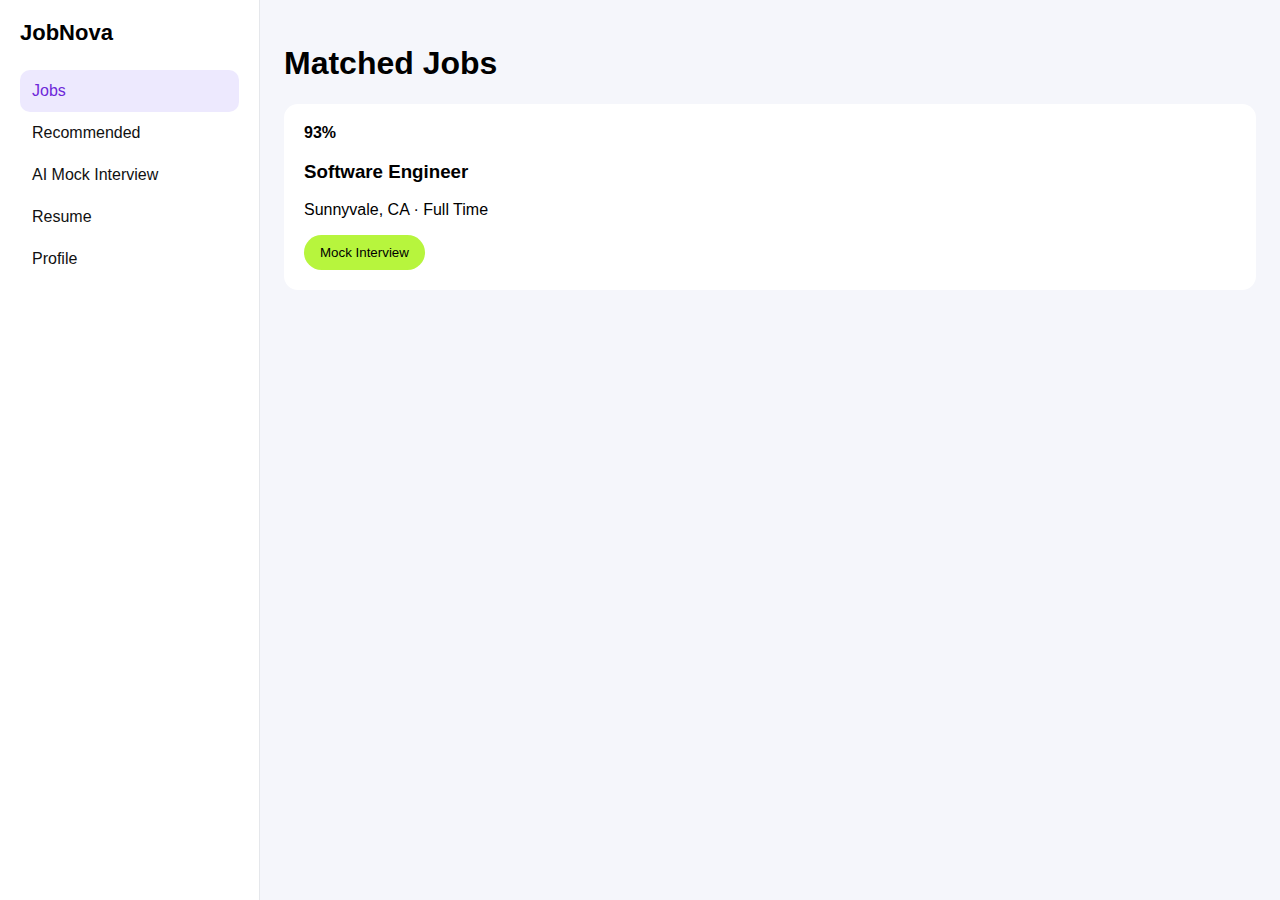
<file: index.html>
<!DOCTYPE html>
<html lang="en">
<head>
  <meta charset="UTF-8" />
  <meta name="viewport" content="width=device-width, initial-scale=1.0" />
  <title>JobNova – Jobs</title>
  <link rel="stylesheet" href="styles.css" />
  <script src="script.js" defer></script>
</head>
<body>

<header class="mobile-header">
  <button id="menuBtn">☰</button>
  <strong>JobNova</strong>
</header>

<div class="app">
  <aside class="sidebar" id="sidebar">
    <div class="logo">JobNova</div>
    <a class="nav-item active" href="index.html">Jobs</a>
    <a class="nav-item" href="recommendations.html">Recommended</a>
    <a class="nav-item" href="#">AI Mock Interview</a>
    <a class="nav-item" href="#">Resume</a>
    <a class="nav-item" href="#">Profile</a>
  </aside>

  <main class="content">
    <h1>Matched Jobs</h1>

    <div class="job-card" onclick="goToJob()">
      <div class="match">93%</div>
      <h3>Software Engineer</h3>
      <p>Sunnyvale, CA · Full Time</p>
      <button class="primary">Mock Interview</button>
    </div>
  </main>
</div>

</body>
</html>
</file>
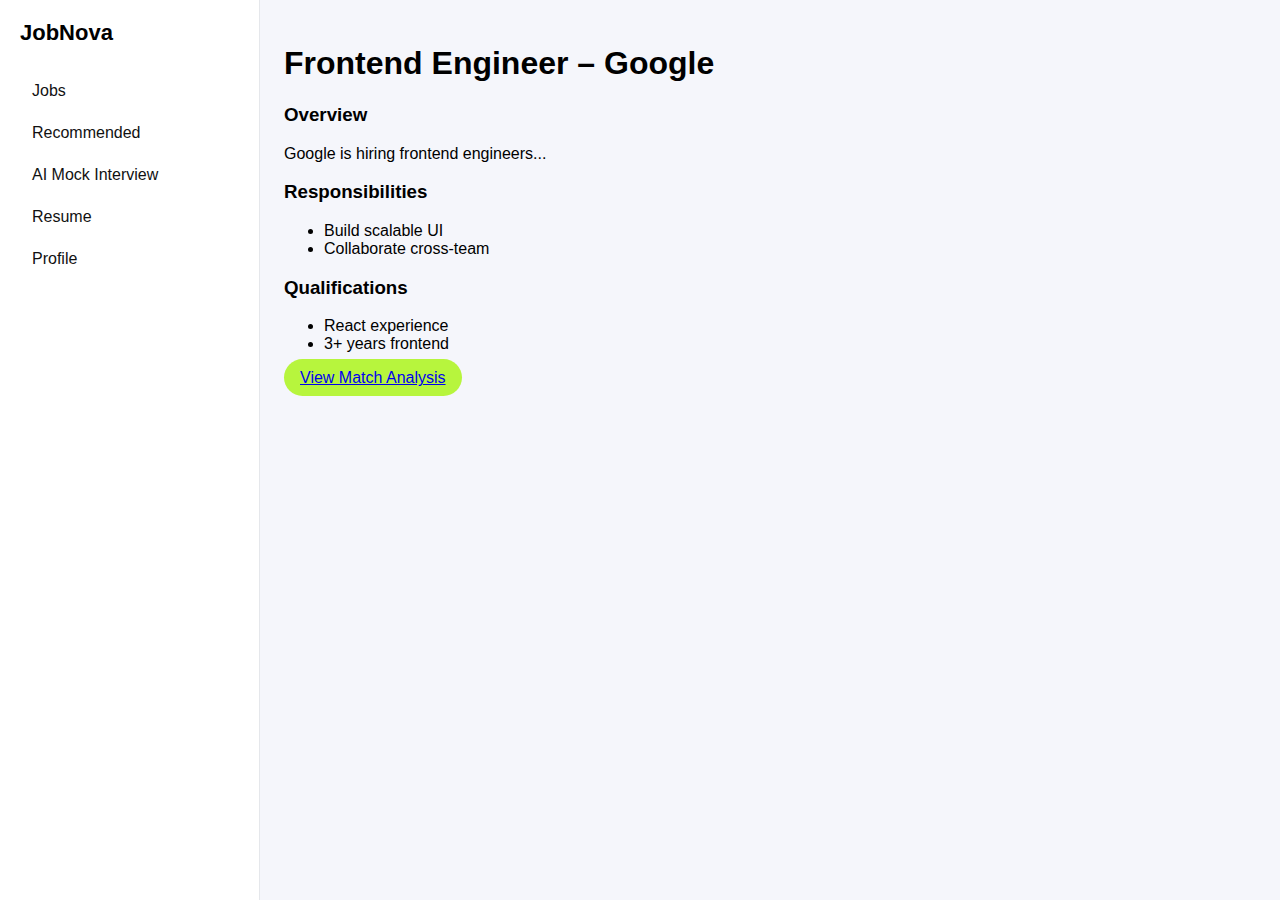
<file: job-details.html>
<!DOCTYPE html>
<html lang="en">
<head>
  <meta charset="UTF-8" />
  <meta name="viewport" content="width=device-width, initial-scale=1.0" />
  <title>JobNova – Job Details</title>
  <link rel="stylesheet" href="styles.css" />
</head>
<body>

<div class="app">
  <aside class="sidebar">
  <div class="logo">JobNova</div>

  <a href="index.html" class="nav-item">Jobs</a>
  <a href="recommendations.html" class="nav-item">Recommended</a>
  <a href= # class="nav-item">AI Mock Interview</a>
  <a href= # class="nav-item">Resume</a>
  <a href= # class="nav-item">Profile</a>
</aside>


  <main class="content scroll">
    <h1>Frontend Engineer – Google</h1>

    <section>
      <h3>Overview</h3>
      <p>Google is hiring frontend engineers...</p>
    </section>

    <section>
      <h3>Responsibilities</h3>
      <ul>
        <li>Build scalable UI</li>
        <li>Collaborate cross-team</li>
      </ul>
    </section>

    <section>
      <h3>Qualifications</h3>
      <ul>
        <li>React experience</li>
        <li>3+ years frontend</li>
      </ul>
    </section>
    <a href="matched-job.html" class="primary">
  View Match Analysis
</a>

  </main>
</div>

</body>
</html>
</file>
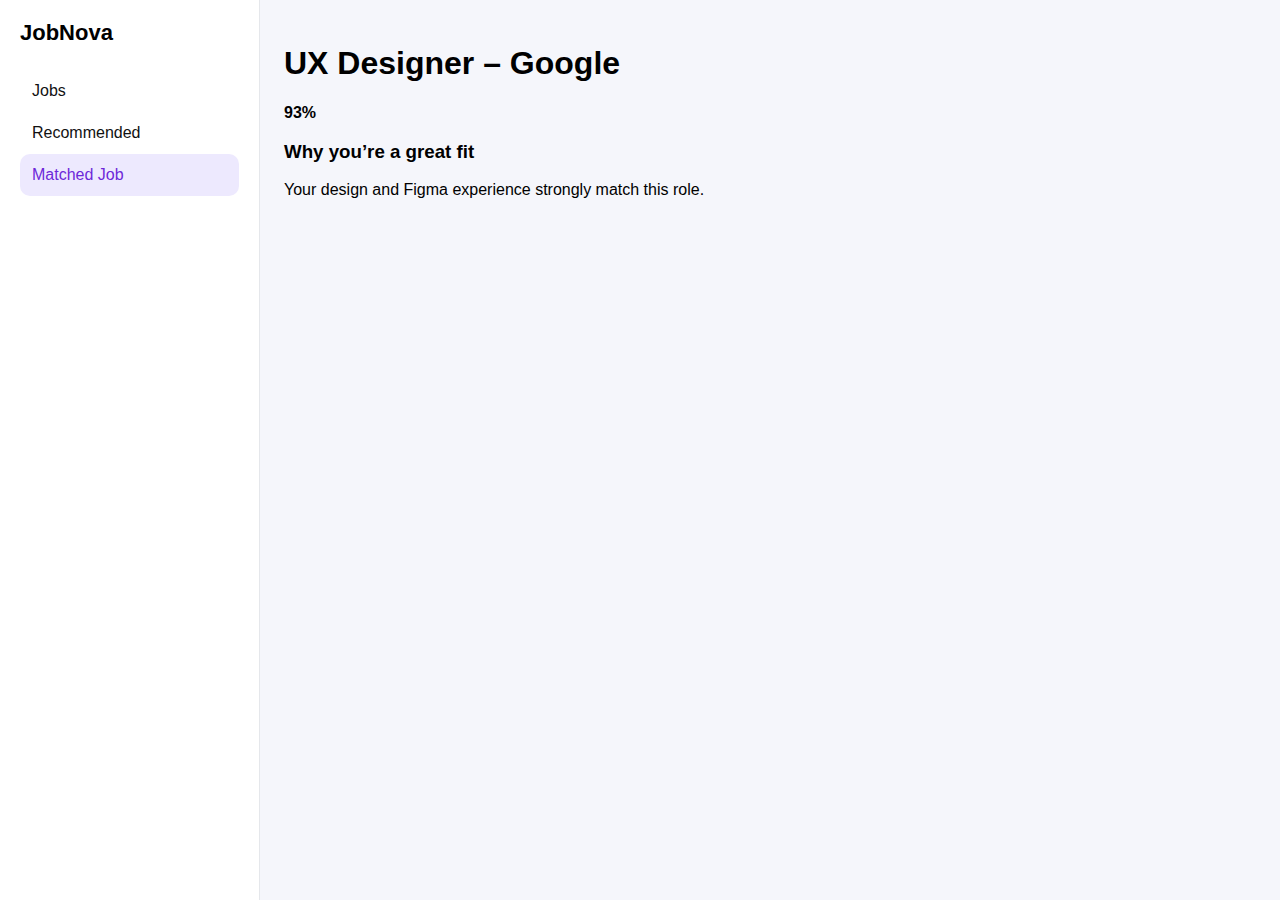
<file: matched-job.html>
<!DOCTYPE html>
<html lang="en">
<head>
  <meta charset="UTF-8" />
  <meta name="viewport" content="width=device-width, initial-scale=1.0" />
  <title>JobNova – Matched Job</title>
  <link rel="stylesheet" href="styles.css" />
</head>
<body>

<div class="app">
  <aside class="sidebar">
  <div class="logo">JobNova</div>

  <a href="index.html" class="nav-item">Jobs</a>
  <a href="recommendations.html" class="nav-item">Recommended</a>
  <a href="matched-job.html" class="nav-item active">Matched Job</a>
</aside>


  <main class="content">
    <h1>UX Designer – Google</h1>
    <div class="match big">93%</div>

    <section>
      <h3>Why you’re a great fit</h3>
      <p>Your design and Figma experience strongly match this role.</p>
    </section>
  </main>
</div>

</body>
</html>
</file>
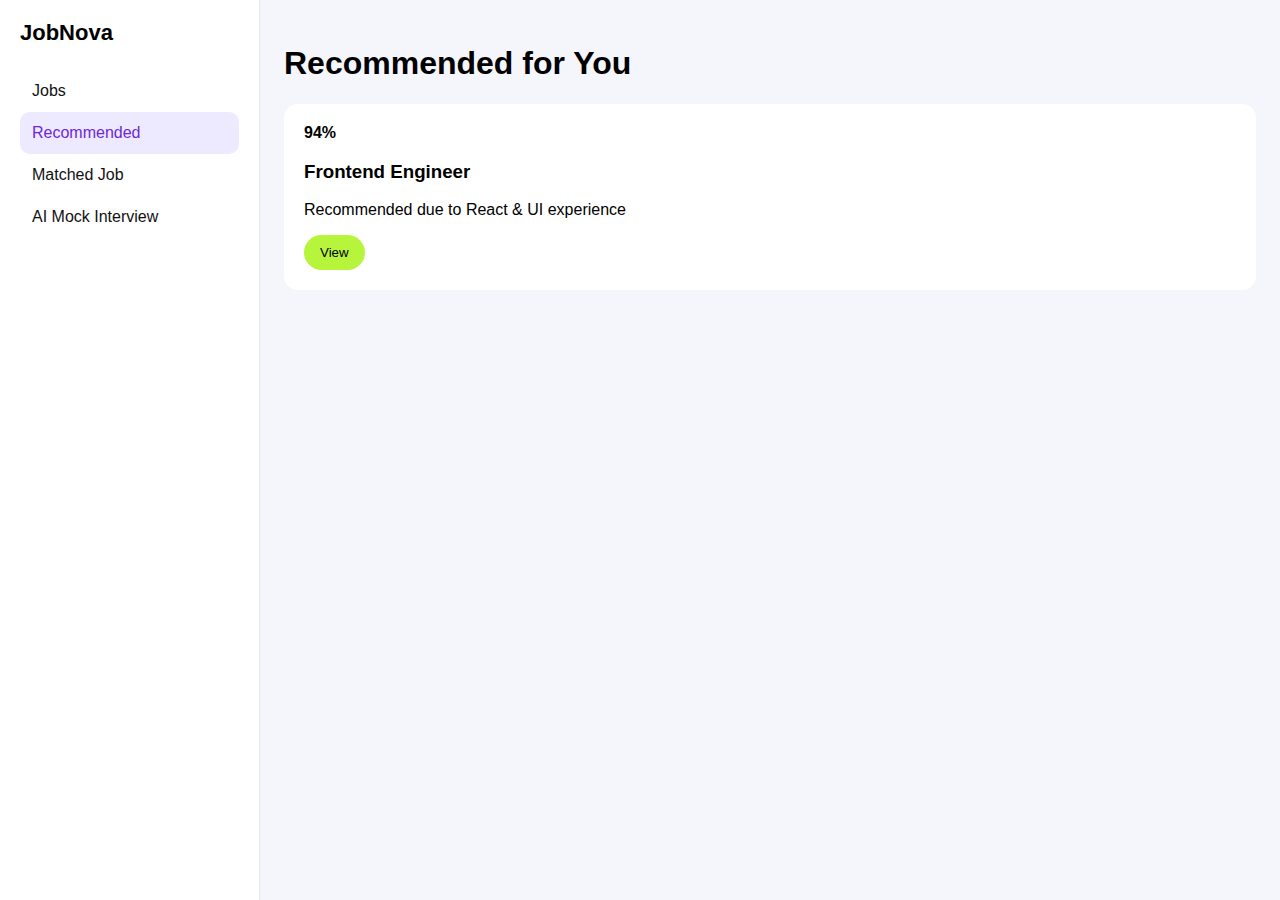
<file: recommendations.html>
<!DOCTYPE html>
<html lang="en">
<head>
  <meta charset="UTF-8" />
  <meta name="viewport" content="width=device-width, initial-scale=1.0" />
  <title>JobNova – Recommendations</title>
  <link rel="stylesheet" href="styles.css" />
  <script src="script.js" defer></script>
</head>
<body>

<header class="mobile-header">
  <button id="menuBtn">☰</button>
  <strong>JobNova</strong>
</header>

<div class="app">
<aside class="sidebar" id="sidebar">
  <div class="logo">JobNova</div>

  <a href="index.html" class="nav-item">Jobs</a>
  <a href="recommendations.html" class="nav-item active">Recommended</a>
  <a href="matched-job.html" class="nav-item">Matched Job</a>
  <a href="#" class="nav-item">AI Mock Interview</a>
</aside>


  <main class="content">
    <h1>Recommended for You</h1>

    <div class="job-card">
      <div class="match">94%</div>
      <h3>Frontend Engineer</h3>
      <p>Recommended due to React & UI experience</p>
      <button class="primary">View</button>
    </div>
  </main>
</div>

</body>
</html>
</file>
<file: styles.css>
* {
  box-sizing: border-box;
  font-family: Inter, Arial, sans-serif;
}

body {
  margin: 0;
  background: #f5f6fb;
}

.app {
  display: flex;
  min-height: 100vh;
}

.sidebar {
  width: 260px;
  background: white;
  padding: 20px;
  border-right: 1px solid #e5e7eb;
}

.logo {
  font-size: 22px;
  font-weight: bold;
  margin-bottom: 24px;
}

.nav-item {
  display: block;
  padding: 12px;
  border-radius: 10px;
  text-decoration: none;
  color: #111;
}

.nav-item.active {
  background: #ede9fe;
  color: #6d28d9;
}

.content {
  flex: 1;
  padding: 24px;
}

.job-card {
  background: white;
  padding: 20px;
  border-radius: 14px;
  margin-bottom: 16px;
  cursor: pointer;
}

.match {
  font-weight: bold;
}

.primary {
  background: #b7f53d;
  border: none;
  padding: 10px 16px;
  border-radius: 999px;
}

.mobile-header {
  display: none;
}

.job-card {
  text-decoration: none;
  color: inherit;
}

.save-job {
  background: none;
  border: none;
  cursor: pointer;
  font-size: 14px;
  margin-top: 10px;
}

.save-job.saved {
  color: #f59e0b;
}

.toast {
  position: fixed;
  bottom: 20px;
  left: 50%;
  transform: translateX(-50%) translateY(20px);
  background: #111;
  color: white;
  padding: 12px 20px;
  border-radius: 999px;
  opacity: 0;
  transition: all 0.3s ease;
  z-index: 999;
}

.toast.show {
  opacity: 1;
  transform: translateX(-50%) translateY(0);
}


@media (max-width: 768px) {
  .sidebar {
    display: none;
    position: fixed;
    height: 100%;
  }

  .sidebar.open {
    display: block;
  }

  .mobile-header {
    display: flex;
    justify-content: space-between;
    padding: 14px;
    background: white;
  }
}
</file>
